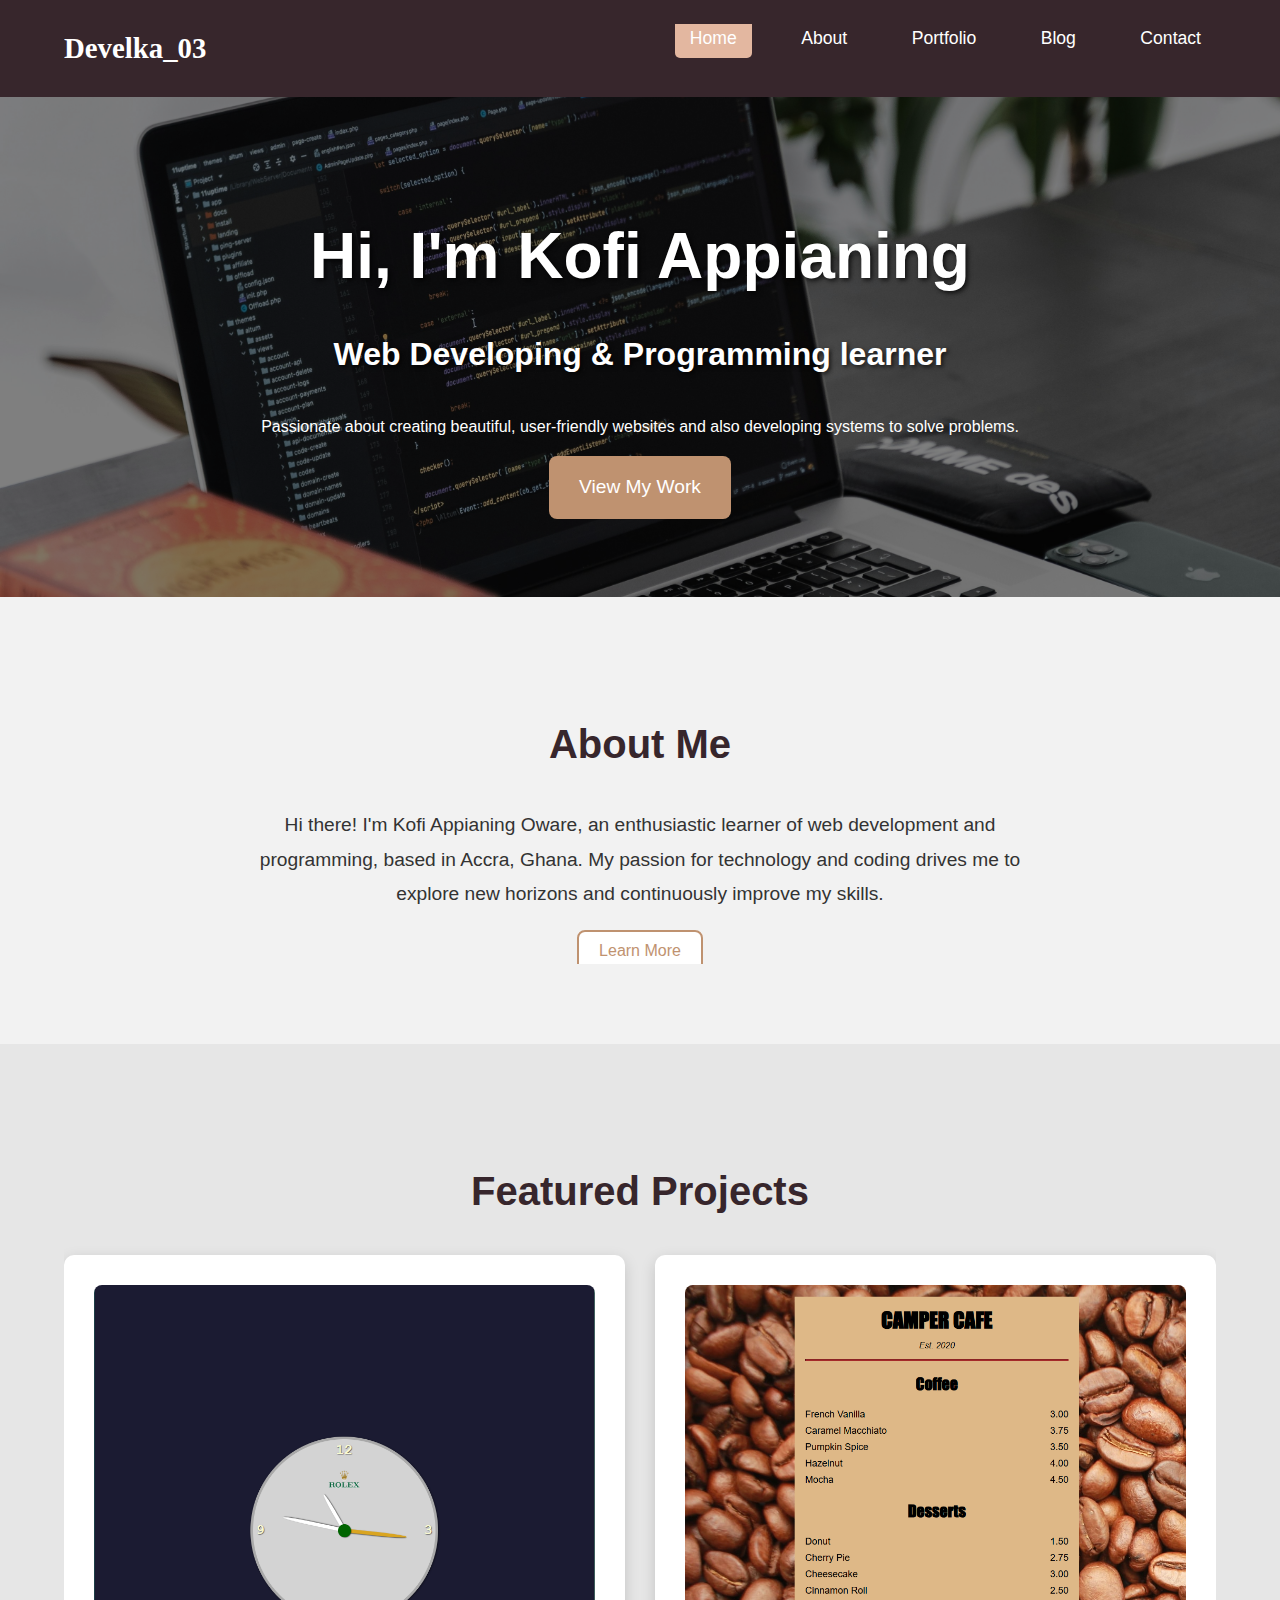
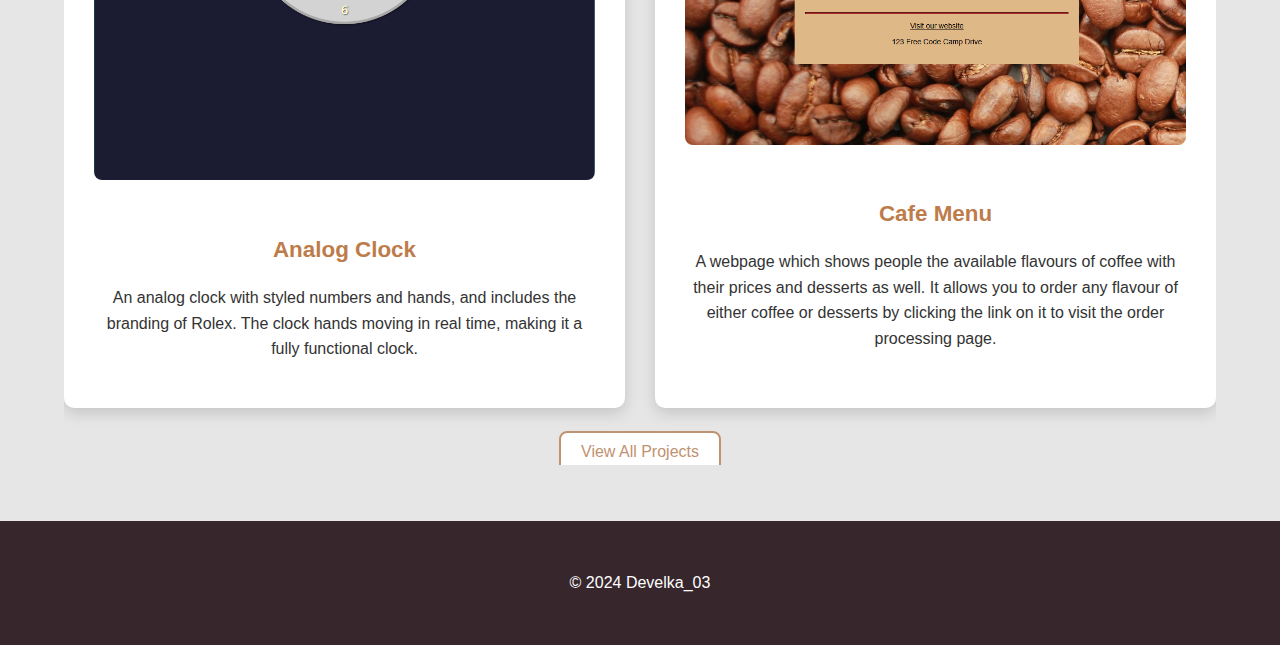
<file: index.html>
<!DOCTYPE html>
<html lang="en">
<head>
    <meta charset="UTF-8">
    <meta name="viewport" content="width=device-width, initial-scale=1.0">
    <title>Develka_03-Portfolio</title>
    <link rel="stylesheet" href="landing.css">
    <link rel="icon" href="Images/logo1.png" type="image/png">
</head>
<body>
    <header>
        <div class="container">
            <a href="index.html" class="logo">Develka_03</a>
            <nav>
                <ul>
                    <li><a href="index.html" class="active">Home</a></li>
                    <li><a href="about.html">About</a></li>
                    <li><a href="portfolio.html">Portfolio</a></li>
                    <li><a href="blog.html">Blog</a></li>
                    <li><a href="contact.html">Contact</a></li>
                </ul>
            </nav>
        </div>
    </header>

    <main>
        <section class="hero">
            <div class="container">
                <div class="hero-content">
                    <h1>Hi, I'm Kofi Appianing </h1>
                    <p class="tagline">Web Developing & Programming learner</p>
                    <p>Passionate about creating beautiful, user-friendly websites and also developing systems to solve problems.</p>
                    <a href="portfolio.html" class="btn">View My Work</a>
                </div>
               <!-- <div class="hero-image">
                    <img src="/Project/Images/hero-image.png" alt="Hero Image">
                </div> -->
            </div>
        </section>

        <section class="about-preview">
            <div class="container">
                <h2>About Me</h2>
                <p>Hi there! I'm Kofi Appianing Oware, an enthusiastic learner of web development and programming, based in Accra, Ghana. 
                    My passion for technology and coding drives me to explore new horizons and continuously improve my skills.</p>
                <a href="about.html" class="btn-secondary">Learn More</a>
            </div>
        </section>

        <section class="portfolio-preview">
            <div class="container">
                <h2>Featured Projects</h2>
                <div class="project-grid">
                    <div class="project">
                        <img src="Images/clock.png" alt="clock-image">
                        <h3>Analog Clock</h3>
                        <p>An analog clock with styled numbers and hands, and includes the branding of Rolex. 
                            The clock hands moving in real time, making it a fully functional clock.</p>
                    </div>
                    <div class="project">
                        <img src="Images/cafe-menu.png" alt="cafe-menu-image">
                        <h3>Cafe Menu</h3>
                        <p>A webpage which shows people the available flavours of coffee with their prices
                            and desserts as well. It allows you to order any flavour of either coffee or desserts
                            by clicking the link on it to visit the order processing page.
                        </p>
                        
                    </div>
                    </div>
                <a href="portfolio.html" class="btn-secondary">View All Projects</a>
            </div>
        </section>

    </main>

    <footer>
        <div class="container">
            <p>© 2024 Develka_03</p>
        </div>
    </footer>

    <script src="landing.js"></script>
</body>
</html>
</file>
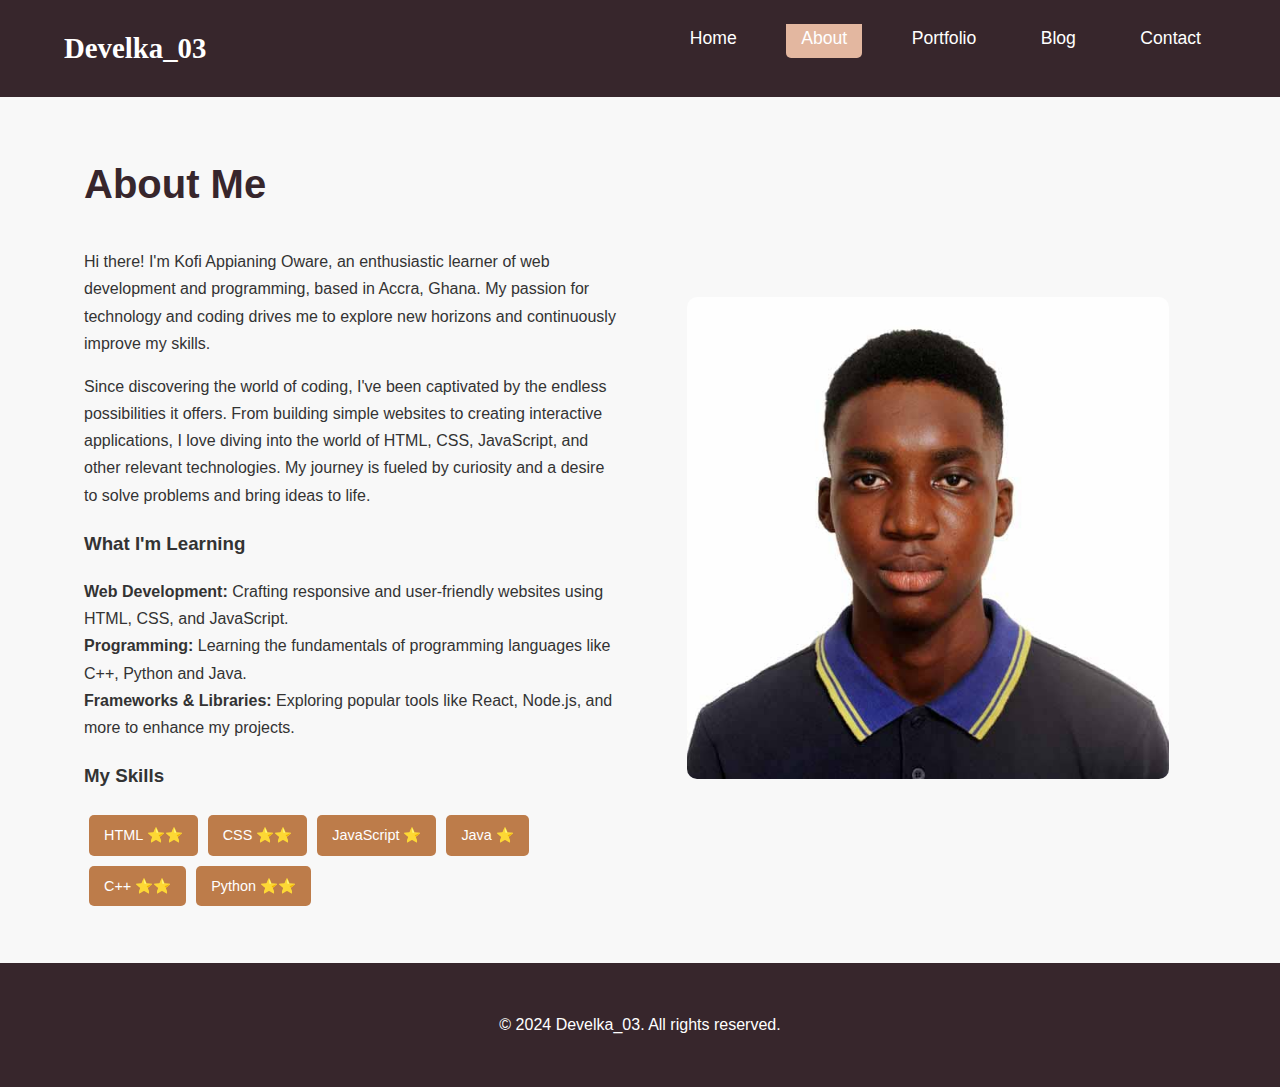
<file: about.html>
<!DOCTYPE html>
<html lang="en">
<head>
    <meta charset="UTF-8">
    <meta name="viewport" content="width=device-width, initial-scale=1.0">
    <title>Develka_03 - About</title>
    <link rel="stylesheet" href="landing.css">
    <link rel="icon" href="Images/logo1.png" type="image/png">
</head>
<body>
    <header>
        <div class="container">
            <a href="index.html" class="logo">Develka_03</a>
            <nav>
                <ul>
                    <li><a href="index.html">Home</a></li>
                    <li><a href="about.html" class="active">About</a></li>
                    <li><a href="portfolio.html">Portfolio</a></li>
                    <li><a href="blog.html">Blog</a></li>
                    <li><a href="contact.html">Contact</a></li>
                </ul>
            </nav>
        </div>
    </header>

    <main>
        <section class="about">
            <div class="container">
                <div class="about-content">
                  <h2>About Me</h2>
                  <p>
                    Hi there! I'm Kofi Appianing Oware, an enthusiastic learner of web development and programming, based in Accra, Ghana. 
                    My passion for technology and coding drives me to explore new horizons and continuously improve my skills.
                    
                  </p>
                  <p>
                    Since discovering the world of coding, I've been captivated by the endless possibilities it offers. 
                    From building simple websites to creating interactive applications, I love diving into the world of HTML, CSS, JavaScript, and other relevant technologies. 
                    My journey is fueled by curiosity and a desire to solve problems and bring ideas to life.
                  </p>
                  
                  <h3>What I'm Learning</h3>
                  <strong>Web Development:</strong> Crafting responsive and user-friendly websites using HTML, CSS, and JavaScript.<br>
                  <strong>Programming:</strong> Learning the fundamentals of programming languages like C++, Python and Java.<br>
                     <strong>Frameworks & Libraries:</strong> Exploring popular tools like React, Node.js, and more to enhance my projects.
                </p>
                  <h3>My Skills</h3>
                  <ul class="skills-list">
                    <li>HTML <span>⭐⭐</span></li>
                    <li>CSS <span>⭐⭐</span></li>
                    <li>JavaScript <span>⭐</span></li>
                    <li>Java <span>⭐</span></li>
                    <li>C++ <span>⭐⭐</span></li>
                    <li> Python <span>⭐⭐</span></li>
                    </ul>
                </div>
                <div class="about-image">
                  <img src="Images/about-me.jpg" alt="About Me" />
                </div>
                
            </div>
        </section>
    </main>

    <footer>
        <div class="container">
            <p>© 2024 Develka_03. All rights reserved.</p>
        </div>
    </footer>

    <script src="landing.js"></script>
</body>
</html>
</file>
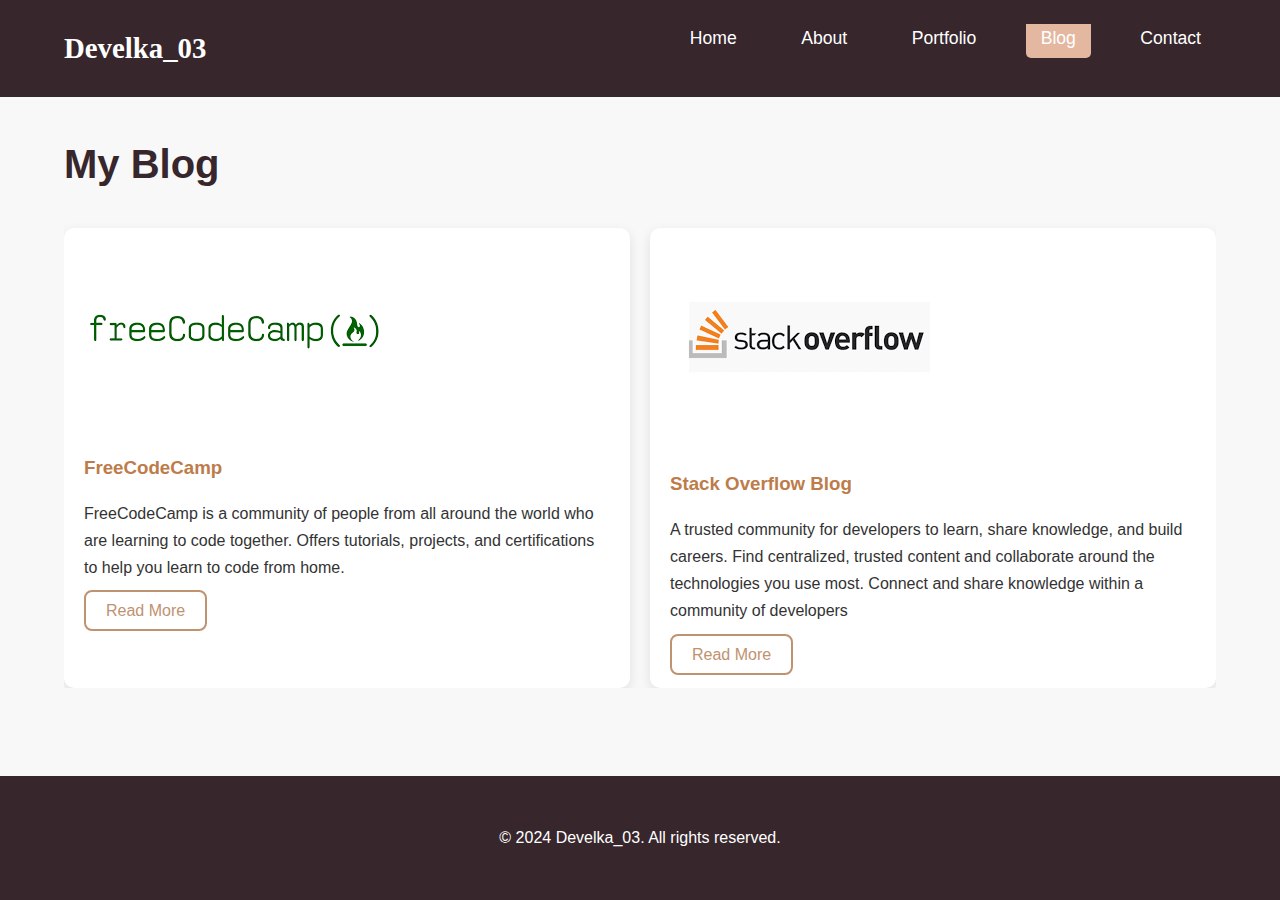
<file: blog.html>
<!DOCTYPE html>
<html lang="en">
<head>
    <meta charset="UTF-8">
    <meta name="viewport" content="width=device-width, initial-scale=1.0">
    <title>Develka_03 - Blog</title>
    <link rel="stylesheet" href="landing.css">
    <link rel="icon" href="Images/logo1.png" type="image/png">
</head>
<body>
    <header>
        <div class="container">
            <a href="index.html" class="logo">Develka_03</a>
            <nav>
                <ul>
                    <li><a href="index.html">Home</a></li>
                    <li><a href="about.html">About</a></li>
                    <li><a href="portfolio.html">Portfolio</a></li>
                    <li><a href="blog.html" class="active">Blog</a></li>
                    <li><a href="contact.html">Contact</a></li>
                </ul>
            </nav>
        </div>
    </header>

    <main>
        <section class="blog">
            <div class="container">
                <h2>My Blog</h2>
                <div class="blog-posts">
                    <article class="blog-post">
                        <img src="Images/download.png" alt="Blog Post 1">
                        <h3>FreeCodeCamp</h3>
                        <p>FreeCodeCamp is a community of people from all around the world who are learning to code together.
                            Offers tutorials, projects, and certifications to help you learn to code from home.</p>
                        <a href="https://freecodecamp.org" class="btn-secondary">Read More</a>
                    </article>
                    <article class="blog-post">
                        <img src="Images/blog2.png" alt="Blog Post 2">
                        <h3>Stack Overflow Blog</h3>
                        <p>A trusted community for developers to learn, share knowledge, and build careers. 
                            Find centralized, trusted content and collaborate around the technologies you use most.  
                            Connect and share knowledge within a community of developers
                        </p>
                        <a href="https://stackoverflow.com" class="btn-secondary">Read More</a>
                    </article>
                    
                    </div>
            </div>
        </section>
    </main>

    <footer>
        <div class="container">
            <p>© 2024 Develka_03. All rights reserved.</p>
        </div>
    </footer>

    <script src="landing.js"></script>
</body>
</html>
</file>
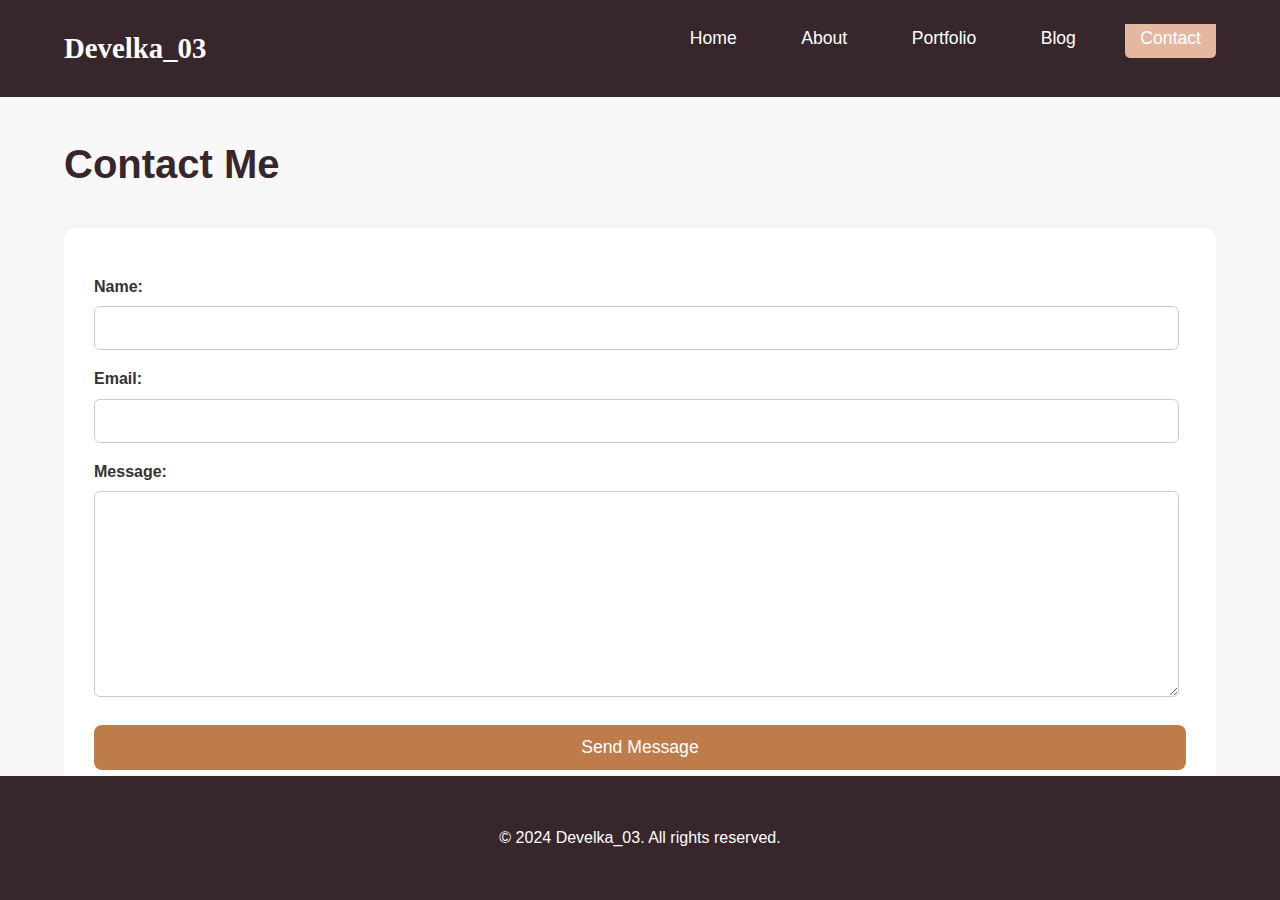
<file: contact.html>
<!DOCTYPE html>
<html lang="en">
<head>
    <meta charset="UTF-8">
    <meta name="viewport" content="width=device-width, initial-scale=1.0">
    <title>Contact - Develka_03</title>
    <link rel="stylesheet" href="landing.css">
    <link rel="icon" href="Images/logo1.png" type="image/png">
</head>
<body>
    <header>
        <div class="container">
            <a href="index.html" class="logo">Develka_03</a>
            <nav>
                <ul>
                    <li><a href="index.html">Home</a></li>
                    <li><a href="about.html">About</a></li>
                    <li><a href="portfolio.html">Portfolio</a></li>
                    <li><a href="blog.html">Blog</a></li>
                    <li><a href="contact.html" class="active">Contact</a></li>
                </ul>
            </nav>
        </div>
    </header>

    <main>
        <section class="contact">
            <div class="container">
                <h2>Contact Me</h2>
                <div class="contact-form">
                    <form id="contactForm" action="#" method="post">
                        <label for="name">Name:</label>
                        <input type="text" id="name" name="name" required>

                        <label for="email">Email:</label>
                        <input type="email" id="email" name="email" required>

                        <label for="message">Message:</label>
                        <textarea id="message" name="message" rows="5" required></textarea>

                        <button type="submit" class="btn">Send Message</button>
                    </form>
                </div>
            </div>
        </section>
    </main>

    <footer>
        <div class="container">
            <p>© 2024 Develka_03. All rights reserved.</p>
        </div>
    </footer>

    <script src="landing.js"></script>
</body>
</html>
</file>
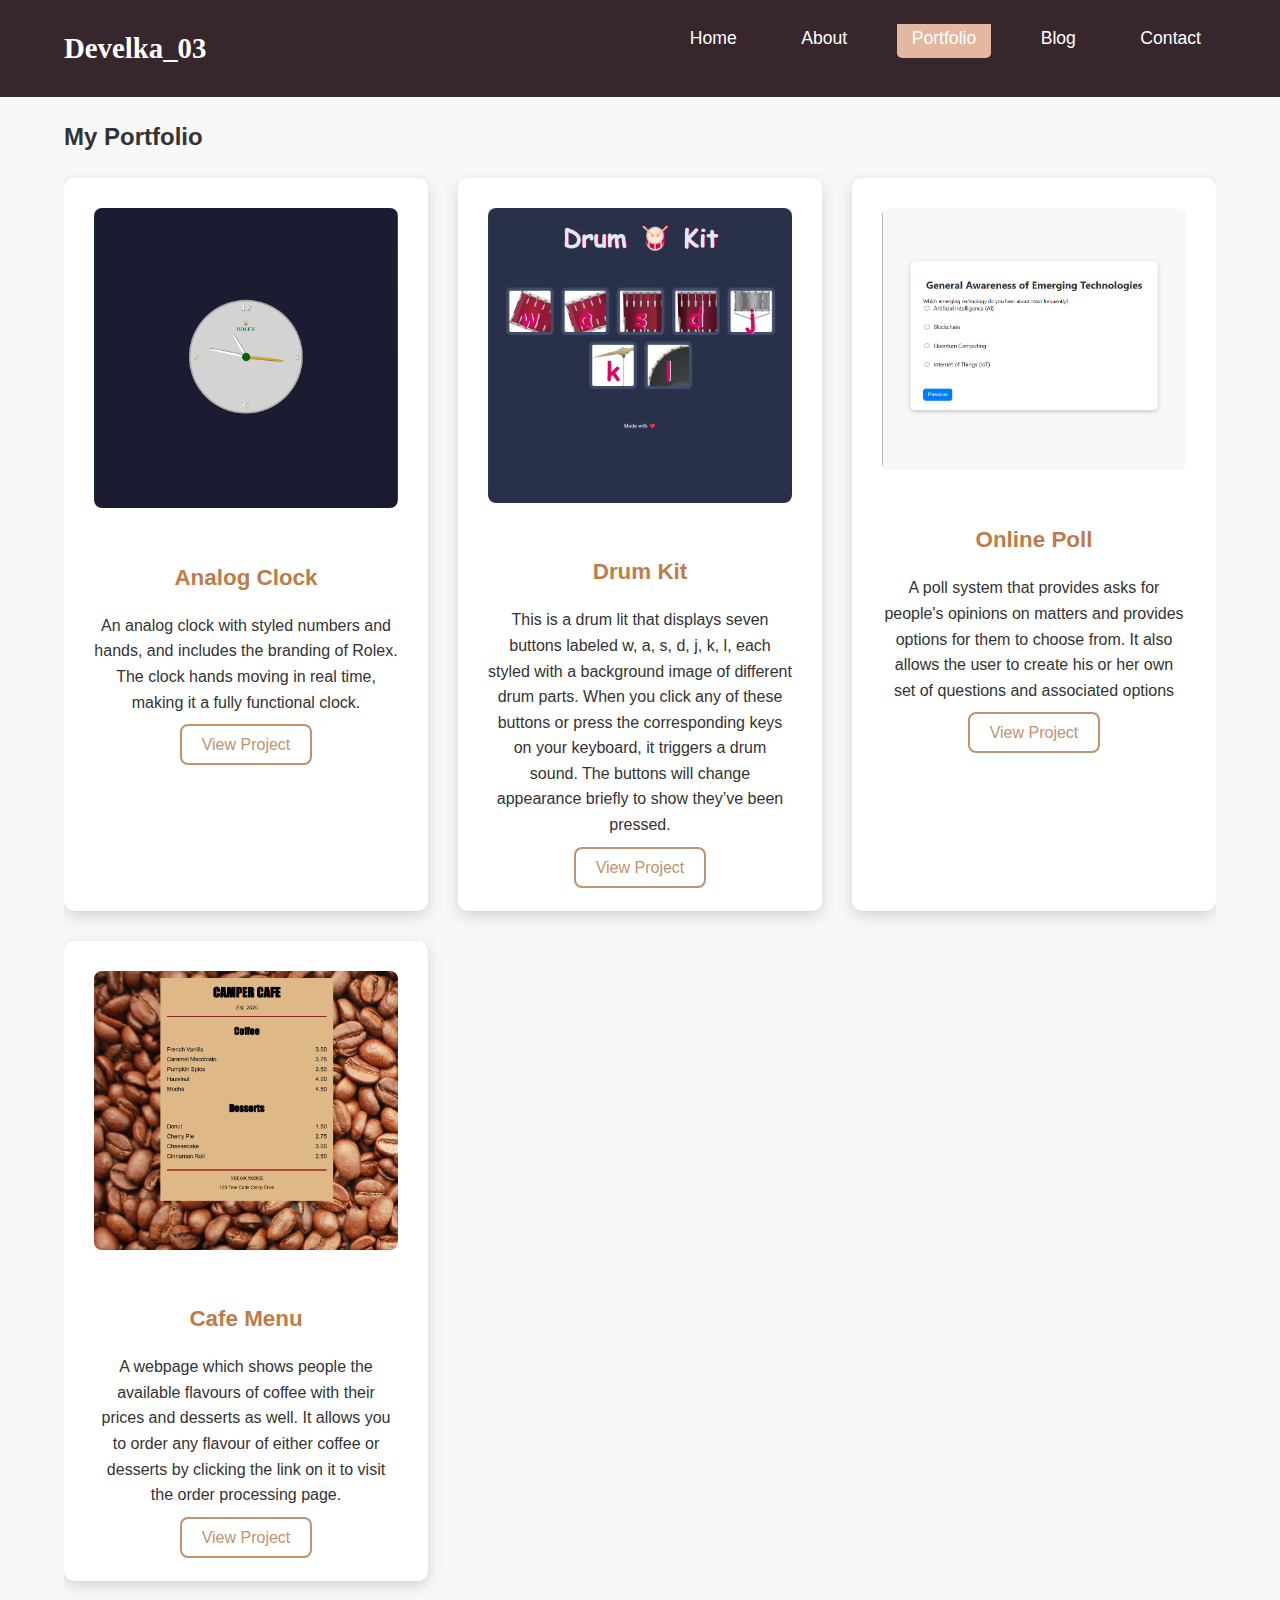
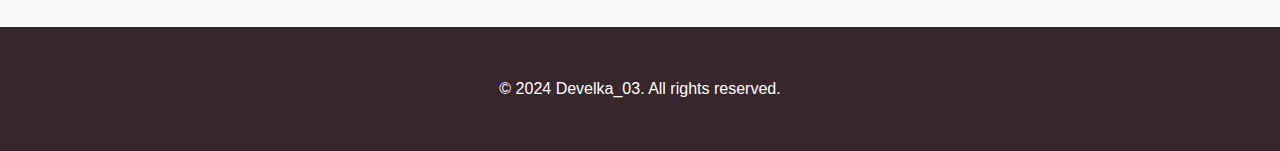
<file: portfolio.html>
<!DOCTYPE html>
<html lang="en">
<head>
    <meta charset="UTF-8">
    <meta name="viewport" content="width=device-width, initial-scale=1.0">
    <title>Develka_03 - Portfolio</title>
    <link rel="stylesheet" href="landing.css">
    <link rel="icon" href="Images/logo1.png" type="image/png">
</head>
<body>
    <header>
        <div class="container">
            <a href="index.html" class="logo">Develka_03</a>
            <nav>
                <ul>
                    <li><a href="index.html">Home</a></li>
                    <li><a href="about.html">About</a></li>
                    <li><a href="portfolio.html" class="active">Portfolio</a></li>
                    <li><a href="blog.html">Blog</a></li>
                    <li><a href="contact.html">Contact</a></li>
                </ul>
            </nav>
        </div>
    </header>

    <main>
        <section class="portfolio">
            <div class="container">
                <h2>My Portfolio</h2>
                <div class="project-grid">
                    <div class="project">
                        <img src="Images/clock.png" alt="clock-image">
                        <h3>Analog Clock</h3>
                        <p>An analog clock with styled numbers and hands, and includes the branding of Rolex. 
                            The clock hands moving in real time, making it a fully functional clock.
                        </p>
                            <a href="#" class="btn-secondary">View Project</a>
                    </div>
                    <div class="project">
                        <img src="Images/drum.png" alt="drum-kit-image">
                        <h3>Drum Kit</h3>
                        <p>This is a drum lit that displays seven buttons labeled w, a, s, d, j, k, l, 
                            each styled with a background image of different drum parts. 
                            When you click any of these buttons or press the corresponding keys on your keyboard, it triggers a drum sound.
                            The buttons will change appearance briefly to show they’ve been pressed.</p>
                            <a href="#" class="btn-secondary">View Project</a>
                    </div>
                    <div class="project">
                        <img src="Images/poll.png" alt="poll-image">
                        <h3>Online Poll</h3>
                        <p>A poll system that provides asks for people's opinions on matters and provides options
                            for them to choose from. It also allows the user to create his or her 
                            own set of questions and associated options
                        </p>
                        <a href="#" class="btn-secondary">View Project</a>
                    </div>
                    <div class="project">
                        <img src="Images/cafe-menu.png" alt="cafe-menu-image">
                        <h3>Cafe Menu</h3>
                        <p>A webpage which shows people the available flavours of coffee with their prices
                            and desserts as well. It allows you to order any flavour of either coffee or desserts
                            by clicking the link on it to visit the order processing page.
                        </p>
                        <a href="#" class="btn-secondary">View Project</a>
                    </div>
                </div>
            </div>
        </section>
    </main>

    <footer>
        <div class="container">
            <p>© 2024 Develka_03. All rights reserved.</p>
        </div>
    </footer>

    <script src="landing.js"></script>
</body>
</html>
</file>
<file: landing.css>
/* General Styles */
html {
    position: relative;
    min-height: 100%;
}

body {
    font-family: 'Segoe UI', Tahoma, Geneva, Verdana, sans-serif;
    line-height: 1.7;
    margin: 0 0 100px;
    padding: 0;
    background: #f8f8f8; 
    color: #333; 
}

.container {
    width: 90%;
    max-width: 1200px;
    margin: auto;
    overflow: hidden;
}

a {
    color: #bd7c4a; 
    text-decoration: none;
    transition: color 0.3s ease;
}

a:hover {
    color: #bd7c4a; 
}

.btn {
    display: inline-block;
    background: #BF9270; 
    color: #fff;
    padding: 12px 25px;
    border: none;
    cursor: pointer;
    border-radius: 8px;
    font-size: 1.1rem;
    transition: background 0.3s ease, transform 0.2s ease;
}

.btn:hover {
    background: #37262c; 
    transform: translateY(-2px);
    color: #fff;
}

.btn-secondary {
    background: #fff; 
    color: #BF9270; 
    padding: 10px 20px;
    border: 2px solid #BF9270; 
    border-radius: 8px;
    text-decoration: none;
    font-size: 1rem;
    transition: background 0.3s ease, color 0.3s ease, transform 0.2s ease;
}

.btn-secondary:hover {
    background: #37262c; 
    color: #fff; 
    transform: translateY(-2px);
}

/* Header Styles */
header {
    background: #37262c; 
    color: #fff;
    padding: 1.5rem 0;
}

header .logo {
    font-family: 'Lobster';
    font-weight: 700;
    font-size: 1.8rem;
    color: #fff;
    float: left;
}

header nav {
    float: right;
}

header nav ul {
    padding: 0;
    list-style: none;
    margin: 0;
}

header nav ul li {
    display: inline;
    margin-left: 30px;
}

header nav ul li a {
    color: #fff;
    font-size: 1.1rem;
    padding: 10px 15px;
    border-radius: 5px;
    transition: background-color 0.3s ease, color 0.3s ease;
}

/* Active Link Styles */
header nav ul li a.active,
header nav ul li a:hover {
    background-color: #E3B7A0; 
    color: #fff;
}

/* Hero Section Styles */
.hero {
    background: url('Images/hero.jpg') no-repeat center center/cover;
    min-height: 500px;
    color: #fff;
    display: flex;
    align-items: center;
    justify-content: center;
    text-align: center;
    position: relative;
}

.hero::before {
    content: '';
    position: absolute;
    top: 0;
    left: 0;
    width: 100%;
    height: 100%;
    background: rgba(0, 0, 0, 0.5); /* Increased overlay darkness */
}

.hero-content {
    position: relative;
    z-index: 1;
    padding: 20px;
    max-width: 900px;
    margin: auto;
}

.hero-content h1 {
    font-size: 4rem;
    margin-bottom: 1rem;
    line-height: 1.2;
    text-shadow: 2px 2px 5px rgba(0, 0, 0, 0.8);
}

.hero-content .tagline {
    font-size: 2rem;
    margin-bottom: 2rem;
    text-shadow: 2px 2px 4px rgba(0, 0, 0, 0.7);
    font-weight: 600;
}

.hero-content .btn {
    padding: 15px 30px;
    font-size: 1.2rem;
}

/* .hero-image {
    width: 50px;
    height: 50px;
} */

/* About Section Styles */
.about-preview,
.portfolio-preview {
    text-align: center;
}

.about-preview {
    background-color: #f2f2f2; 
    padding: 80px 0;
}

.about-preview h2,
.portfolio-preview h2,
.blog h2,
.contact h2,
.about h2 {
    font-size: 2.5rem;
    margin-bottom: 30px;
    color: #37262c; /* Dark gray */
}

.about-preview p {
    font-size: 1.2rem;
    margin-bottom: 25px;
    line-height: 1.8;
    max-width: 800px;
    margin-left: auto;
    margin-right: auto;
}

.about-preview .btn {
    margin-top: 20px;
}

/* Portfolio Section Styles */
.portfolio-preview {
    background: #e6e6e6; /* Slightly darker gray */
    padding: 80px 0;
}

.project-grid {
    display: grid;
    grid-template-columns: repeat(auto-fit, minmax(320px, 1fr));
    gap: 30px;
    padding-bottom: 30px;
}

.project {
    background: #fff; 
    border-radius: 10px;
    box-shadow: 0 5px 15px rgba(0, 0, 0, 0.15);
    padding: 30px;
    text-align: center;
    transition: transform 0.3s ease, box-shadow 0.3s ease;
}

.project:hover {
    transform: translateY(-10px);
    box-shadow: 0 8px 20px rgba(0, 0, 0, 0.25);
}

.project img {
    max-width: 100%;
    border-radius: 8px;
    margin-bottom: 20px;
}

.project h3 {
    margin-bottom: 15px;
    color: #bd7c4a; /* Blue */
    font-size: 1.4rem;
}

.project p {
    font-size: 1rem;
    line-height: 1.6;
    
}

/* Footer Styles */
footer {
    position: absolute;
    bottom: 0;
    width: 100%;
    background: #37262c; 
    color: #fff;
    text-align: center;
    padding: 2rem 0;
    height: 60px;
}

/* About Page Styles */
.about-content {
    text-align: left;
    margin-bottom: 40px;
}

.about-image {
    text-align: center;
}

.about-image img {
    max-width: 90%;
    height: auto;
    border-radius: 10px;
}

.about .container {
    display: flex;
    align-items: center;
    justify-content: space-between;
}

.about-content,
.about-image {
    flex: 1;
    padding: 20px;
}

.skills-list {
    list-style: none;
    padding: 0;
    display: flex;
    flex-wrap: wrap;
}

.skills-list li {
    background-color: #bd7c4a;
    color: #fff;
    padding: 8px 15px;
    margin: 5px;
    border-radius: 5px;
    font-size: 0.9em;
}

/* Portfolio Page Styles */
.portfolio .project-grid {
    margin-bottom: 40px;
}

/* Blog Page Styles */
.blog-posts {
    display: grid;
    grid-template-columns: repeat(auto-fit, minmax(300px, 1fr));
    gap: 20px;
}

.blog-post {
    background: #fff;
    border-radius: 10px;
    box-shadow: 0 4px 12px rgba(0, 0, 0, 0.1);
    padding: 20px;
    }

.blog-post img {
    max-width: 100%;
    border-radius: 10px;
    margin-bottom: 10px;
}

.blog-post h3 {
    margin-bottom: 10px;
    color: #bd7c4a;
}

/* Contact Page Styles */
.contact-form {
    background: #fff;
    padding: 30px;
    border-radius: 10px;
    box-shadow: 0 4px 12px rgba(0, 0, 0, 0.1);
}

.contact-form label {
    display: block;
    margin-top: 15px;
    font-weight: 600;
}

.contact-form input[type="text"],
.contact-form input[type="email"],
.contact-form textarea {
    width: 97%;
    padding: 12px;
    margin-top: 6px;
    border: 1px solid #ccc;
    border-radius: 6px;
    font-size: 1rem;
}

.contact-form textarea {
    height: 180px;
    resize: vertical;
}

.contact-form button[type="submit"] {
    display: block;
    width: 100%;
    padding: 12px;
    margin-top: 20px;
    background: #bd7c4a;
    color: white;
    border: none;
    border-radius: 8px;
    cursor: pointer;
    font-size: 1.1rem;
    transition: background 0.3s ease, transform 0.2s ease;
}

.contact-form button[type="submit"]:hover {
    background: #37262c;
    color: white;
    transform: translateY(-2px);
}

/* Responsive Design */
@media (max-width: 768px) {
    .container {
        width: 95%;
    }

    header {
        text-align: center;
    }

    header .logo {
        float: none;
        margin-bottom: 1rem;
    }

    header nav {
        float: none;
    }

    header nav ul li {
        display: block;
        margin: 10px 0;
        text-align: center;
    }

    .hero {
        min-height: auto;
        padding: 40px 0;
    }

    .hero-content h1 {
        font-size: 3rem;
    }

    .hero-content .tagline {
        font-size: 1.6rem;
    }

    .project-grid {
        grid-template-columns: 1fr;
    }

    .blog-posts {
        grid-template-columns: 1fr;
    }

    .about .container {
        flex-direction: column;
    }

    .about-content,
    .about-image {
        flex: none;
        width: 100%;
    }

    .about-image img{
        max-width: 100%;
    }

    .about-preview {
        padding: 60px 0;
    }

    .portfolio-preview {
        padding: 60px 0;
    }
}

@media (max-width: 480px) { 
    .hero-content h1 { 
        font-size: 2.5rem; 
    } 
    
    .hero-content .tagline { 
        font-size: 1.4rem; 
    } 
    
    header nav ul li { 
        margin: 5px 0; 
    } 
    
    .about-preview, .portfolio-preview { 
        padding: 40px 0; 
    } 
}
</file>
